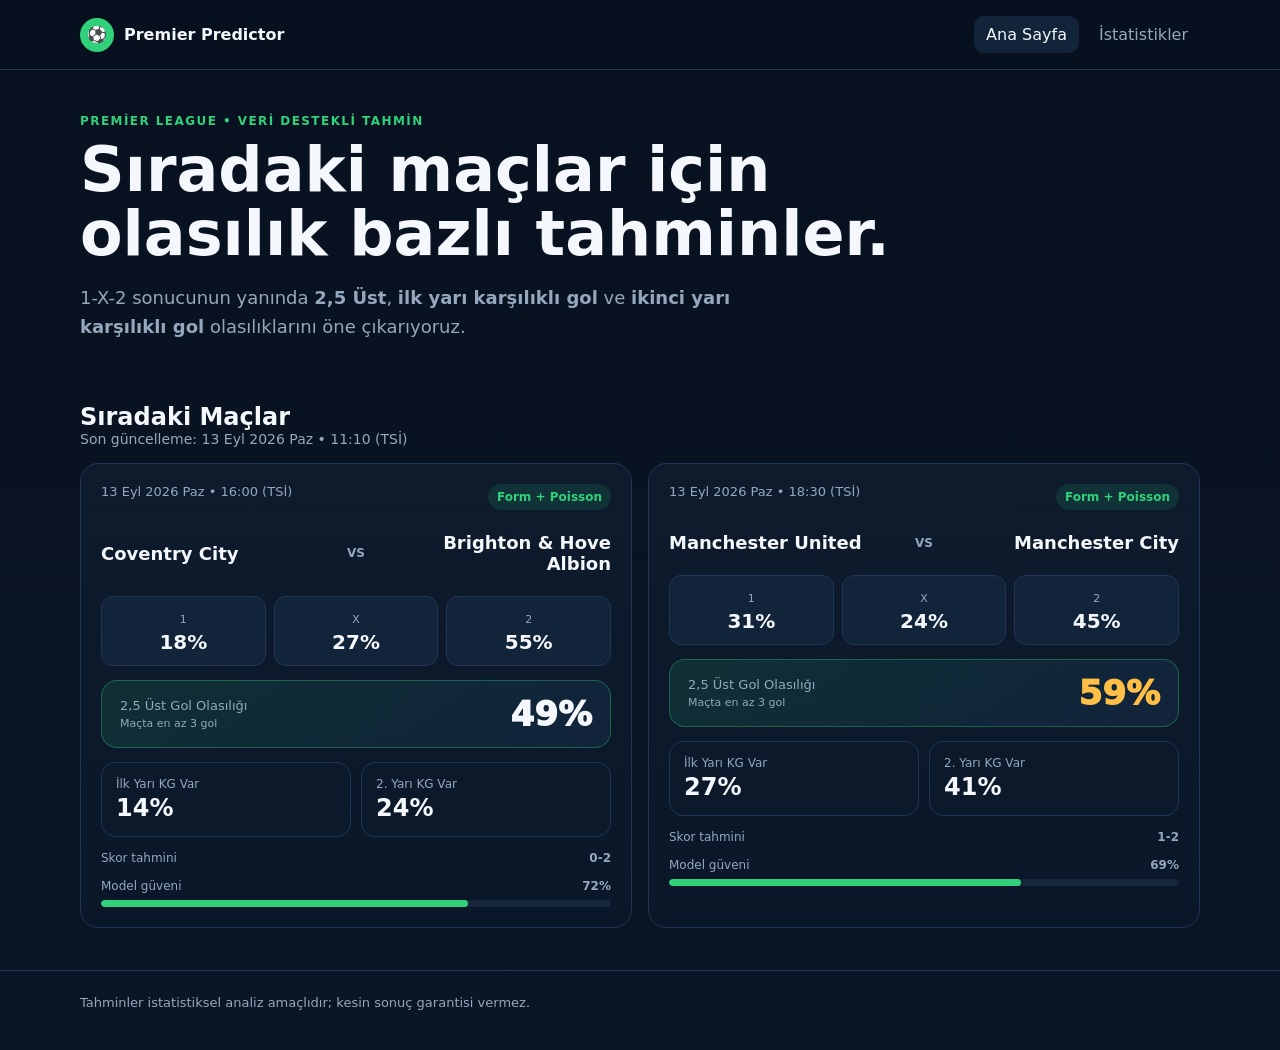
<file: index.html>
<!doctype html><html lang="tr"><head><meta charset="utf-8"><meta name="viewport" content="width=device-width,initial-scale=1"><meta name="theme-color" content="#07111f"><base href="docs/"><title>Premier League Predictor</title><link rel="stylesheet" href="assets/style.css"></head><body><header class="topbar"><div class="container nav"><div class="brand"><div class="ball">⚽</div><span>Premier Predictor</span></div><nav class="navlinks"><a class="active" href="../">Ana Sayfa</a><a href="statistics/">İstatistikler</a></nav></div></header><main><section class="hero"><div class="container"><div class="eyebrow">Premier League • Veri destekli tahmin</div><h1>Sıradaki maçlar için olasılık bazlı tahminler.</h1><p>1-X-2 sonucunun yanında <strong>2,5 Üst</strong>, <strong>ilk yarı karşılıklı gol</strong> ve <strong>ikinci yarı karşılıklı gol</strong> olasılıklarını öne çıkarıyoruz.</p><div id="mode-note"></div></div></section><section class="section"><div class="container"><div class="section-head"><div><h2>Sıradaki Maçlar</h2><p id="updated-at">Veri yükleniyor…</p></div></div><div id="matches" class="grid"><div class="card empty">Tahminler hazırlanıyor…</div></div></div></section></main><footer class="footer"><div class="container">Tahminler istatistiksel analiz amaçlıdır; kesin sonuç garantisi vermez.</div></footer><script src="assets/app.js"></script></body></html>
</file>
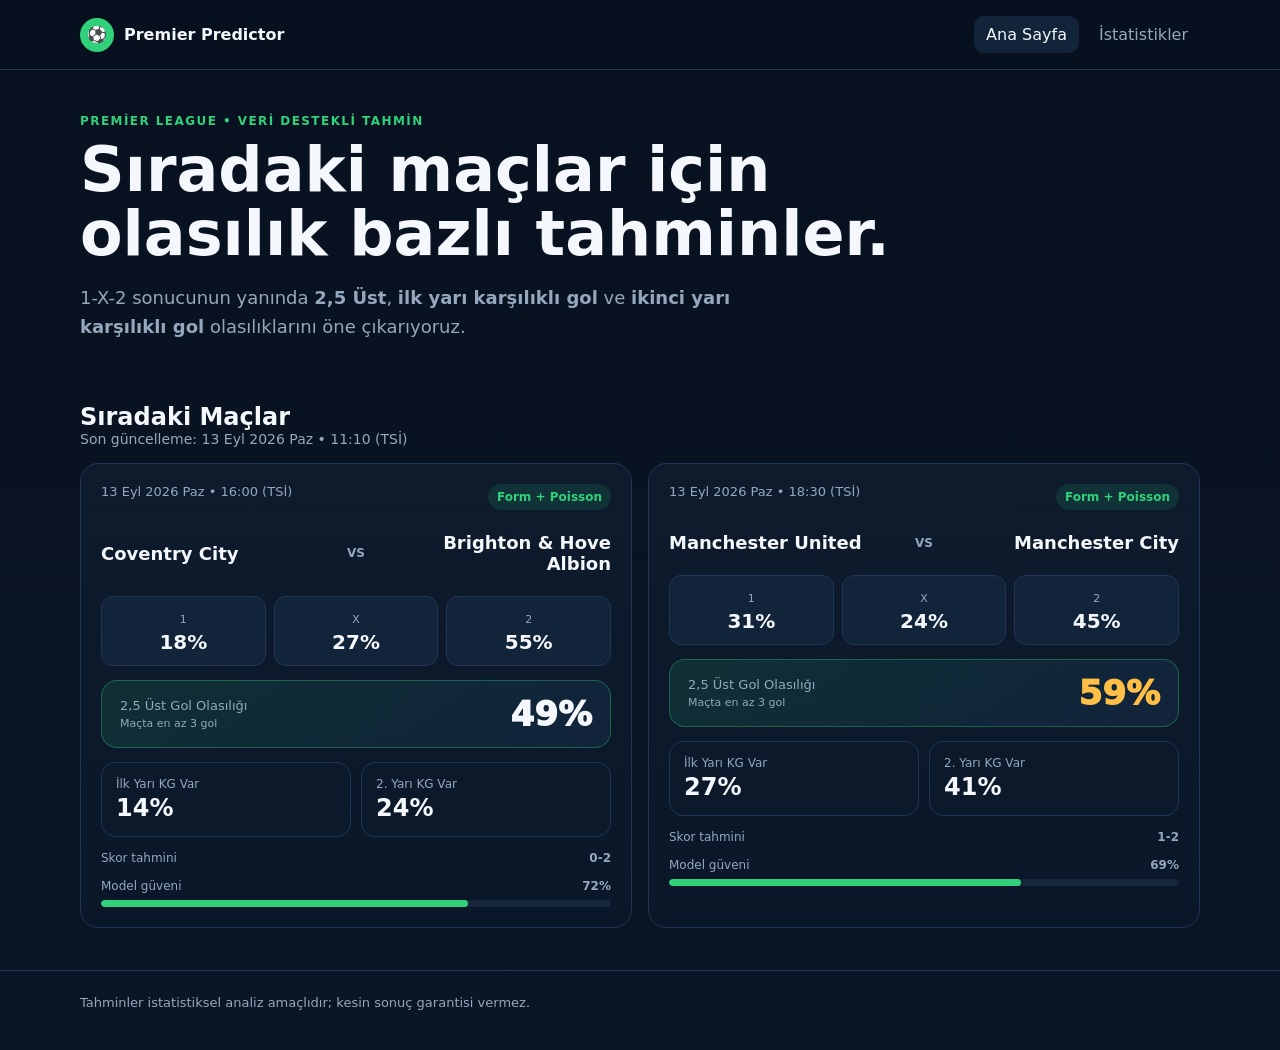
<file: docs/index.html>
<!doctype html><html lang="tr"><head><meta charset="utf-8"><meta name="viewport" content="width=device-width,initial-scale=1"><meta name="theme-color" content="#07111f"><title>Premier League Predictor</title><link rel="stylesheet" href="assets/style.css"></head><body><header class="topbar"><div class="container nav"><div class="brand"><div class="ball">⚽</div><span>Premier Predictor</span></div><nav class="navlinks"><a class="active" href="./">Ana Sayfa</a><a href="statistics/">İstatistikler</a></nav></div></header><main><section class="hero"><div class="container"><div class="eyebrow">Premier League • Veri destekli tahmin</div><h1>Sıradaki maçlar için olasılık bazlı tahminler.</h1><p>1-X-2 sonucunun yanında <strong>2,5 Üst</strong>, <strong>ilk yarı karşılıklı gol</strong> ve <strong>ikinci yarı karşılıklı gol</strong> olasılıklarını öne çıkarıyoruz.</p><div id="mode-note"></div></div></section><section class="section"><div class="container"><div class="section-head"><div><h2>Sıradaki Maçlar</h2><p id="updated-at">Veri yükleniyor…</p></div></div><div id="matches" class="grid"><div class="card empty">Tahminler hazırlanıyor…</div></div></div></section></main><footer class="footer"><div class="container">Tahminler istatistiksel analiz amaçlıdır; kesin sonuç garantisi vermez.</div></footer><script src="assets/app.js"></script></body></html>
</file>
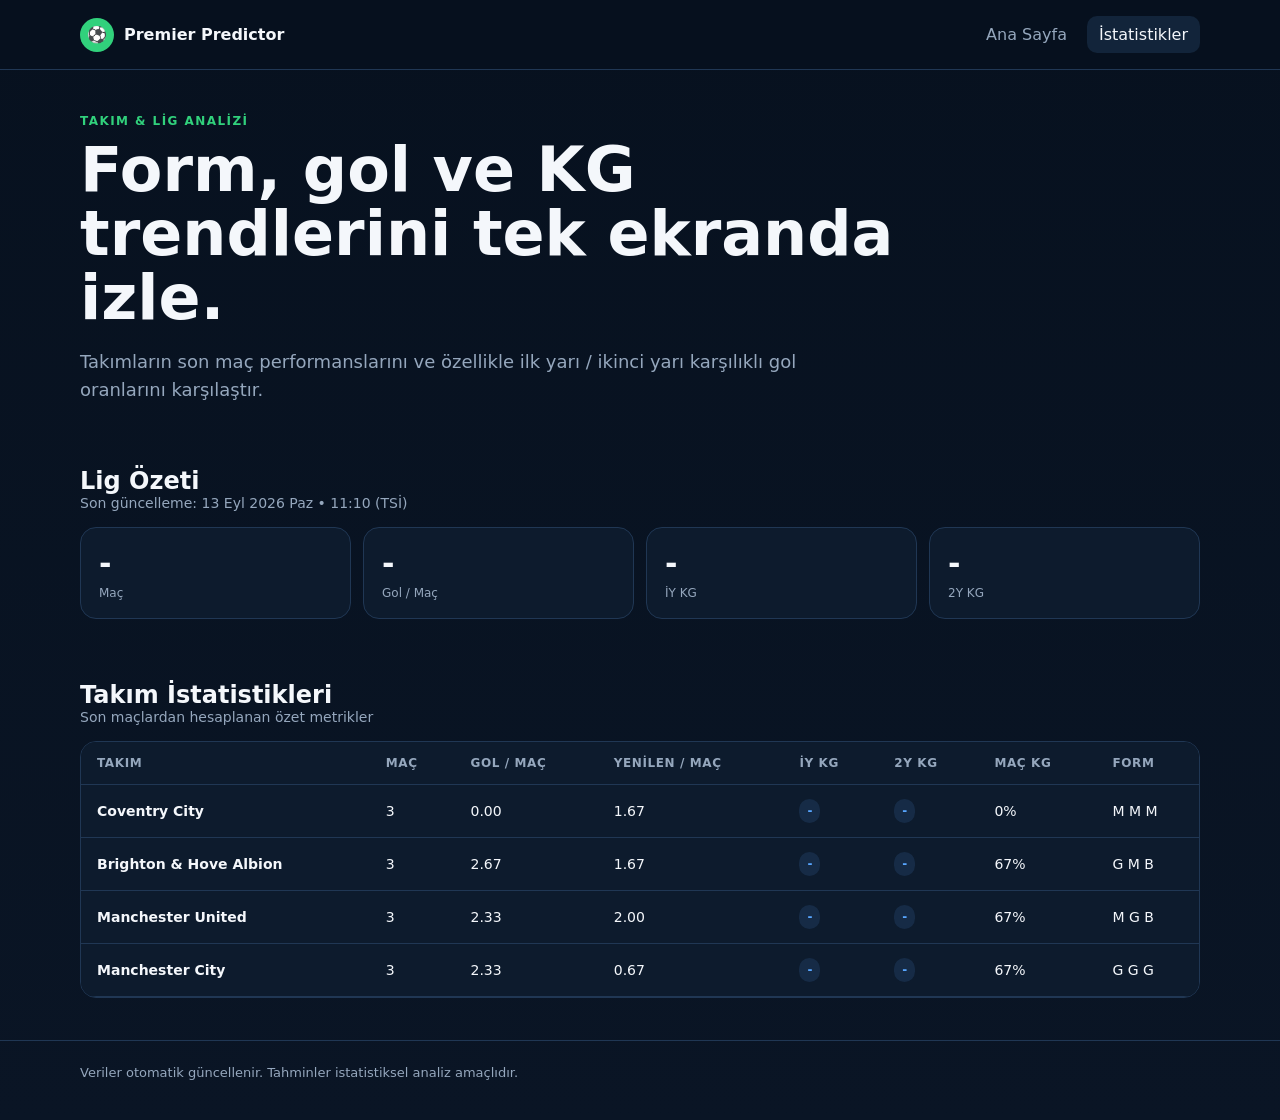
<file: docs/statistics/index.html>
<!doctype html><html lang="tr"><head><meta charset="utf-8"><meta name="viewport" content="width=device-width,initial-scale=1"><meta name="theme-color" content="#07111f"><title>Premier League İstatistikleri</title><link rel="stylesheet" href="../assets/style.css"></head><body><header class="topbar"><div class="container nav"><div class="brand"><div class="ball">⚽</div><span>Premier Predictor</span></div><nav class="navlinks"><a href="../">Ana Sayfa</a><a class="active" href="./">İstatistikler</a></nav></div></header><main><section class="hero"><div class="container"><div class="eyebrow">Takım & Lig Analizi</div><h1>Form, gol ve KG trendlerini tek ekranda izle.</h1><p>Takımların son maç performanslarını ve özellikle ilk yarı / ikinci yarı karşılıklı gol oranlarını karşılaştır.</p><div id="mode-note"></div></div></section><section class="section"><div class="container"><div class="section-head"><div><h2>Lig Özeti</h2><p id="updated-at">Veri yükleniyor…</p></div></div><div id="league-stats" class="stats-grid"></div></div></section><section class="section"><div class="container"><div class="section-head"><div><h2>Takım İstatistikleri</h2><p>Son maçlardan hesaplanan özet metrikler</p></div></div><div class="table-wrap"><table><thead><tr><th>Takım</th><th>Maç</th><th>Gol / Maç</th><th>Yenilen / Maç</th><th>İY KG</th><th>2Y KG</th><th>Maç KG</th><th>Form</th></tr></thead><tbody id="team-stats"><tr><td colspan="8" class="empty">İstatistikler hazırlanıyor…</td></tr></tbody></table></div></div></section></main><footer class="footer"><div class="container">Veriler otomatik güncellenir. Tahminler istatistiksel analiz amaçlıdır.</div></footer><script src="../assets/app.js"></script></body></html>
</file>
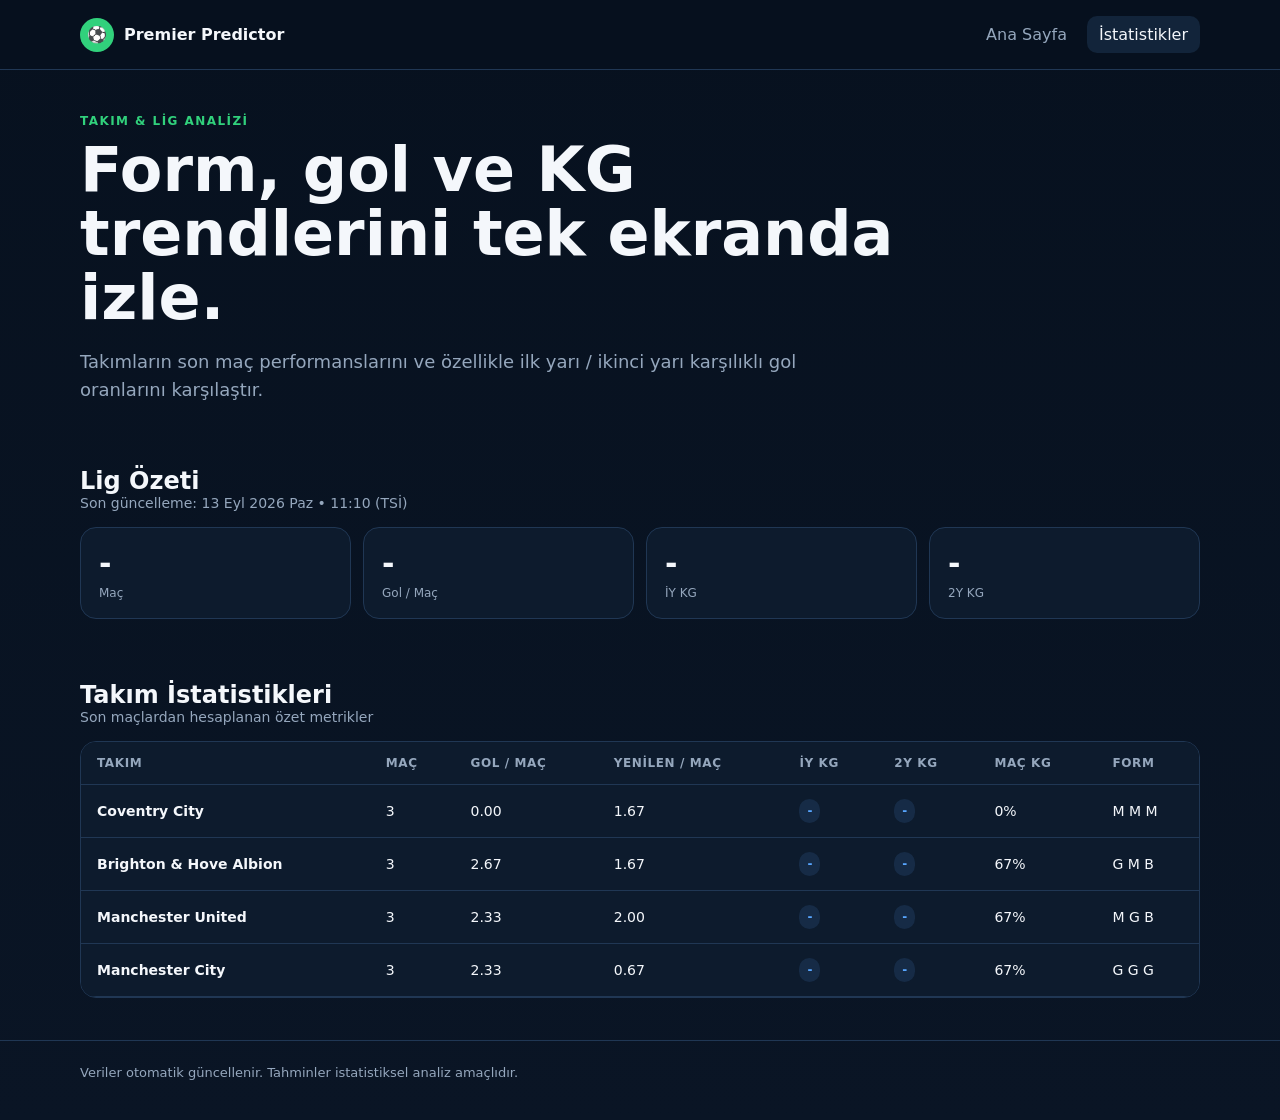
<file: docs/statistics.html>
<!doctype html><html lang="tr"><head><meta charset="utf-8"><meta name="viewport" content="width=device-width,initial-scale=1"><meta name="theme-color" content="#07111f"><title>Premier League İstatistikleri</title><link rel="stylesheet" href="assets/style.css"></head><body><header class="topbar"><div class="container nav"><div class="brand"><div class="ball">⚽</div><span>Premier Predictor</span></div><nav class="navlinks"><a href="./">Ana Sayfa</a><a class="active" href="statistics/">İstatistikler</a></nav></div></header><main><section class="hero"><div class="container"><div class="eyebrow">Takım & Lig Analizi</div><h1>Form, gol ve KG trendlerini tek ekranda izle.</h1><p>Takımların son maç performanslarını ve özellikle ilk yarı / ikinci yarı karşılıklı gol oranlarını karşılaştır.</p><div id="mode-note"></div></div></section><section class="section"><div class="container"><div class="section-head"><div><h2>Lig Özeti</h2><p id="updated-at">Veri yükleniyor…</p></div></div><div id="league-stats" class="stats-grid"></div></div></section><section class="section"><div class="container"><div class="section-head"><div><h2>Takım İstatistikleri</h2><p>Son maçlardan hesaplanan özet metrikler</p></div></div><div class="table-wrap"><table><thead><tr><th>Takım</th><th>Maç</th><th>Gol / Maç</th><th>Yenilen / Maç</th><th>İY KG</th><th>2Y KG</th><th>Maç KG</th><th>Form</th></tr></thead><tbody id="team-stats"><tr><td colspan="8" class="empty">İstatistikler hazırlanıyor…</td></tr></tbody></table></div></div></section></main><footer class="footer"><div class="container">Veriler otomatik güncellenir. Tahminler istatistiksel analiz amaçlıdır.</div></footer><script src="assets/app.js"></script></body></html>
</file>
<file: docs/assets/style.css>
:root{--bg:#07111f;--panel:#0d1b2d;--panel2:#12243a;--text:#f4f7fb;--muted:#95a7bd;--line:#203754;--accent:#31d17c;--warn:#ffbf47;--danger:#ff6b6b;--blue:#58a6ff}*{box-sizing:border-box}body{margin:0;font-family:Inter,ui-sans-serif,system-ui,-apple-system,BlinkMacSystemFont,"Segoe UI",sans-serif;background:linear-gradient(180deg,#07111f 0%,#0a1525 100%);color:var(--text);min-height:100vh}.container{width:min(1120px,calc(100% - 32px));margin:0 auto}.topbar{position:sticky;top:0;z-index:10;background:rgba(7,17,31,.9);backdrop-filter:blur(14px);border-bottom:1px solid var(--line)}.nav{display:flex;align-items:center;justify-content:space-between;gap:16px;padding:16px 0}.brand{display:flex;align-items:center;gap:10px;font-weight:800}.ball{width:34px;height:34px;border-radius:50%;display:grid;place-items:center;background:var(--accent);color:#04120a}.navlinks{display:flex;gap:8px}.navlinks a{color:var(--muted);text-decoration:none;padding:9px 12px;border-radius:10px}.navlinks a.active,.navlinks a:hover{color:var(--text);background:var(--panel2)}.hero{padding:44px 0 24px}.eyebrow{color:var(--accent);font-weight:800;text-transform:uppercase;letter-spacing:.12em;font-size:12px}.hero h1{font-size:clamp(34px,6vw,62px);line-height:1.03;margin:10px 0 14px;max-width:820px}.hero p{color:var(--muted);font-size:18px;max-width:720px;line-height:1.6}.section{padding:20px 0 42px}.section-head{display:flex;align-items:end;justify-content:space-between;gap:16px;margin-bottom:16px}.section h2{margin:0;font-size:24px}.section-head p{margin:0;color:var(--muted);font-size:14px}.grid{display:grid;grid-template-columns:repeat(2,minmax(0,1fr));gap:16px}.card{background:linear-gradient(180deg,var(--panel) 0%,#0a1728 100%);border:1px solid var(--line);border-radius:18px;padding:20px}.match-top{display:flex;justify-content:space-between;gap:12px;align-items:start}.date{font-size:13px;color:var(--muted)}.badge{font-size:12px;padding:6px 9px;border-radius:999px;background:rgba(49,209,124,.12);color:var(--accent);font-weight:800}.teams{display:grid;grid-template-columns:1fr auto 1fr;align-items:center;gap:12px;margin:22px 0}.team{font-weight:800;font-size:18px}.team:last-child{text-align:right}.vs{color:var(--muted);font-size:12px;font-weight:800}.prob-row{display:grid;grid-template-columns:repeat(3,1fr);gap:8px;margin-bottom:14px}.prob{background:var(--panel2);border:1px solid var(--line);border-radius:12px;padding:11px;text-align:center}.prob strong{display:block;font-size:20px;margin-top:3px}.prob span{color:var(--muted);font-size:11px}.featured-prob{display:flex;align-items:center;justify-content:space-between;gap:16px;margin:6px 0 14px;padding:16px 18px;border-radius:16px;border:1px solid rgba(49,209,124,.35);background:linear-gradient(135deg,rgba(49,209,124,.12),rgba(88,166,255,.08))}.featured-prob .label{font-size:13px;color:var(--muted)}.featured-prob .hint{font-size:11px;color:var(--muted);margin-top:4px}.featured-prob .value{font-size:34px;font-weight:950;line-height:1}.featured-prob.hot .value{color:var(--accent)}.featured-prob.mid .value{color:var(--warn)}.kg-grid{display:grid;grid-template-columns:1fr 1fr;gap:10px}.kg{border-radius:14px;padding:14px;border:1px solid var(--line);background:#0b192a}.kg .label{font-size:12px;color:var(--muted)}.kg .value{font-size:24px;font-weight:900;margin-top:3px}.kg.hot .value{color:var(--accent)}.kg.mid .value{color:var(--warn)}.confidence{margin-top:14px;display:flex;justify-content:space-between;align-items:center;color:var(--muted);font-size:12px}.meter{height:7px;background:#17273b;border-radius:999px;overflow:hidden;margin-top:7px}.meter>i{display:block;height:100%;background:var(--accent);border-radius:inherit}.stats-grid{display:grid;grid-template-columns:repeat(4,1fr);gap:12px}.stat{background:var(--panel);border:1px solid var(--line);border-radius:16px;padding:18px}.stat .n{font-size:30px;font-weight:900}.stat .k{font-size:12px;color:var(--muted);margin-top:5px}.table-wrap{overflow:auto;border:1px solid var(--line);border-radius:16px}table{width:100%;border-collapse:collapse;background:var(--panel);min-width:760px}th,td{text-align:left;padding:14px 16px;border-bottom:1px solid var(--line)}th{color:var(--muted);font-size:12px;text-transform:uppercase;letter-spacing:.05em}td{font-size:14px}.pill{display:inline-flex;padding:5px 8px;border-radius:999px;background:rgba(88,166,255,.12);color:var(--blue);font-weight:700;font-size:12px}.footer{border-top:1px solid var(--line);color:var(--muted);padding:24px 0 40px;font-size:13px}.empty{color:var(--muted);padding:30px;text-align:center}.demo{margin-top:14px;padding:11px 13px;border:1px solid rgba(255,191,71,.35);background:rgba(255,191,71,.08);border-radius:12px;color:#ffd783;font-size:13px}@media(max-width:760px){.grid{grid-template-columns:1fr}.stats-grid{grid-template-columns:repeat(2,1fr)}.nav{align-items:flex-start}.navlinks{flex-wrap:wrap;justify-content:flex-end}.hero{padding-top:28px}.teams{gap:8px}.team{font-size:16px}.featured-prob .value{font-size:30px}}
</file>
